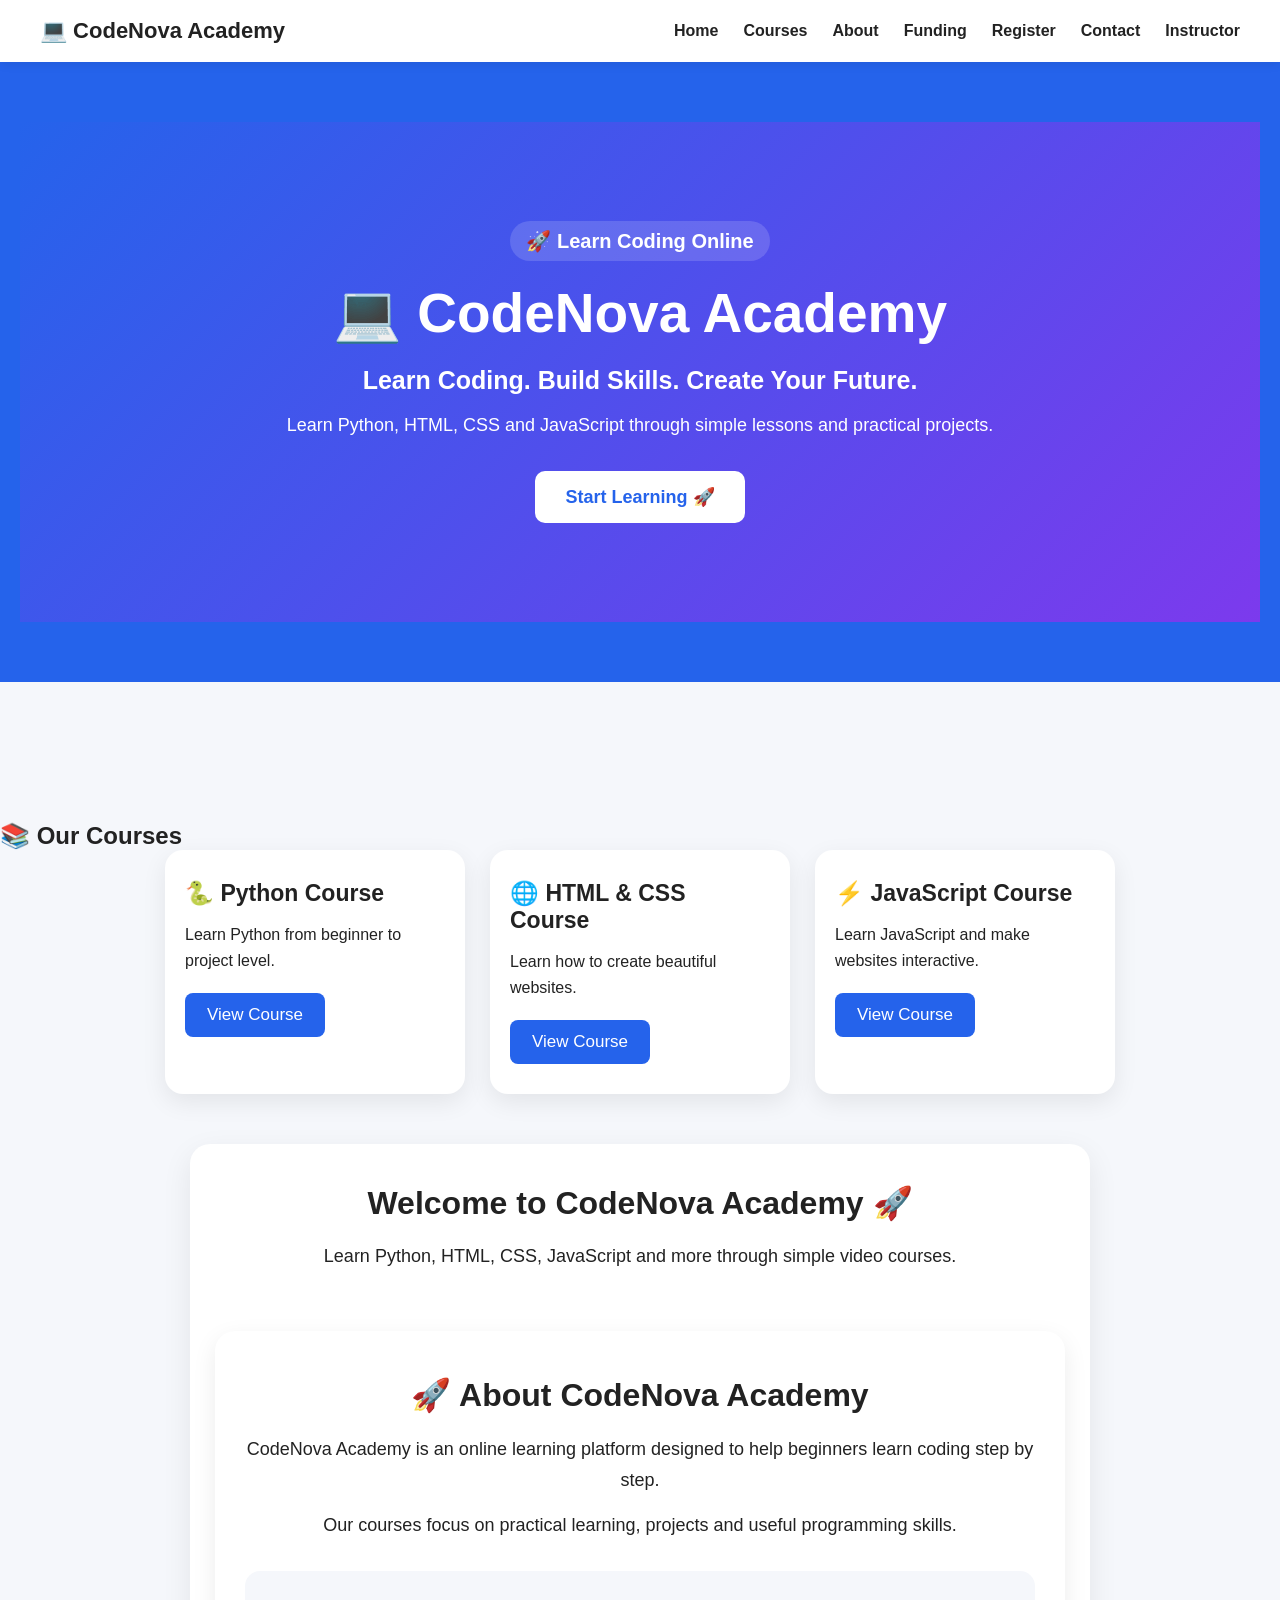
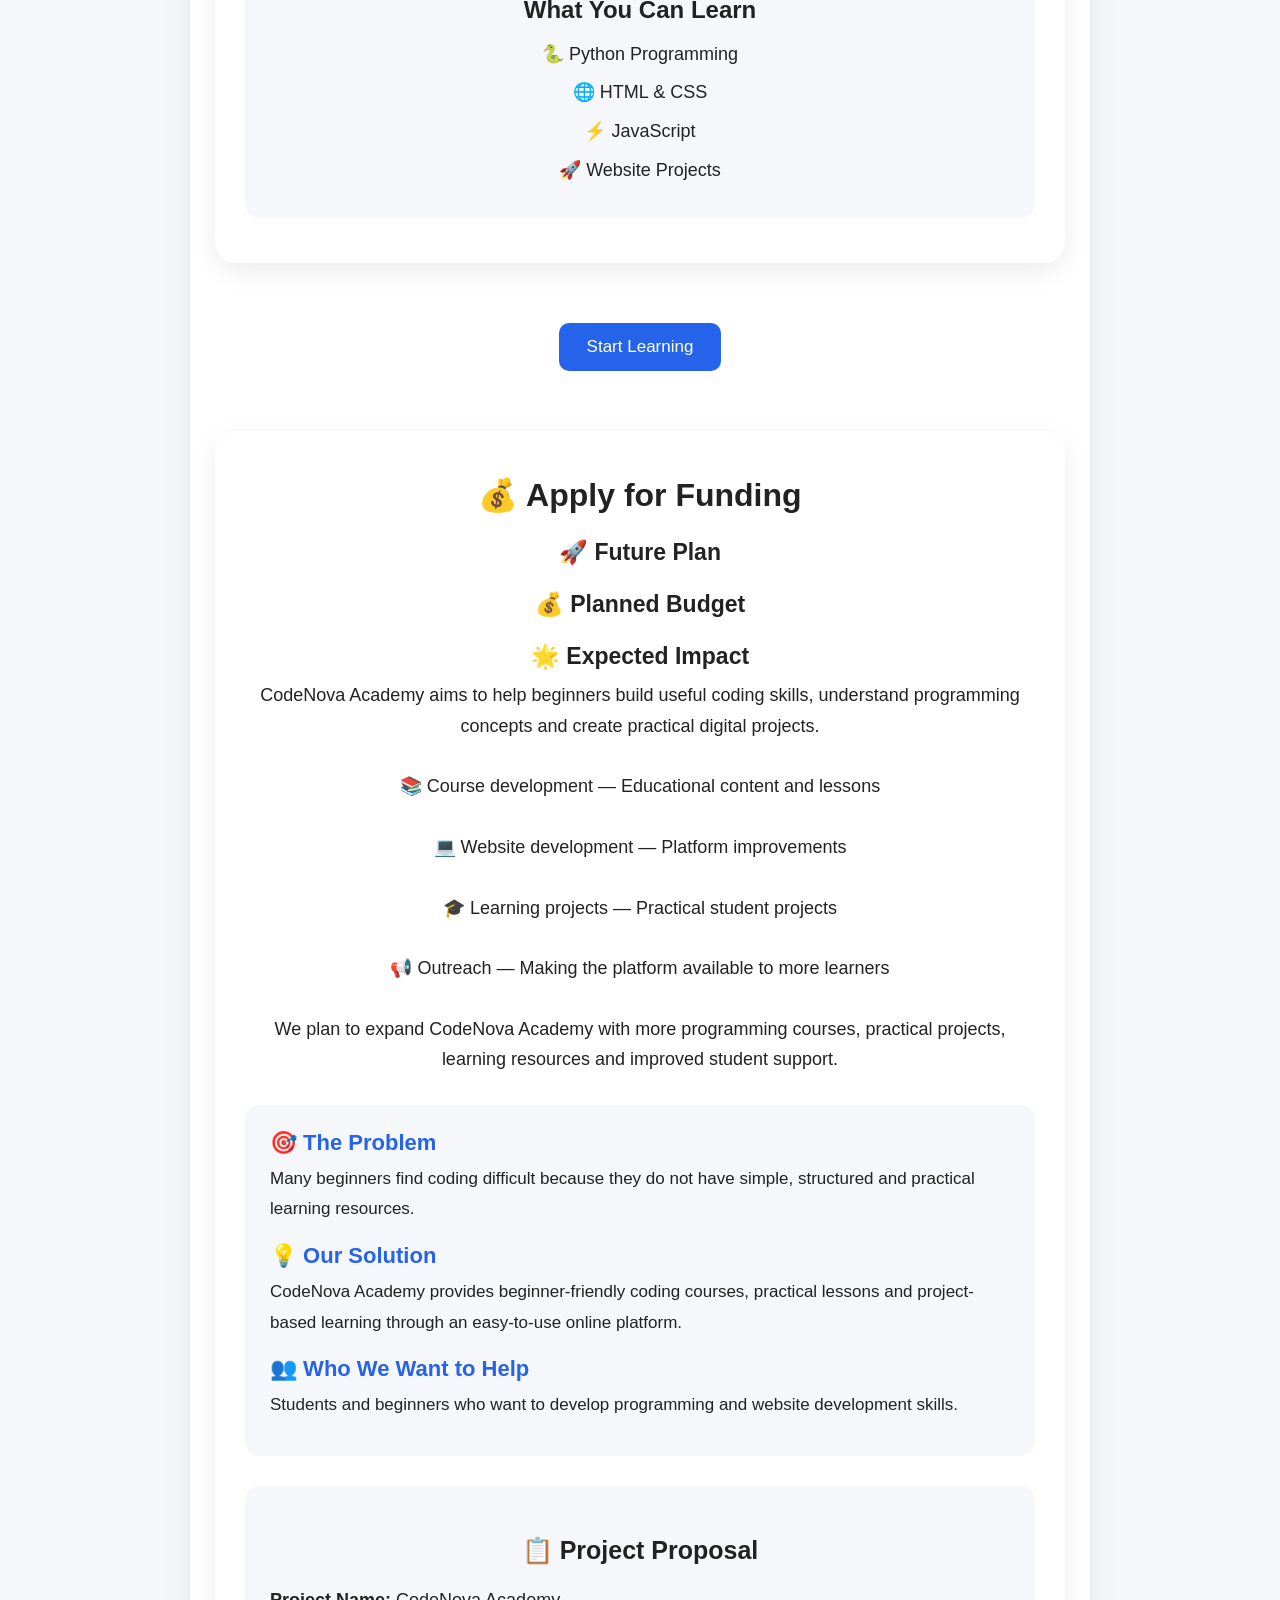
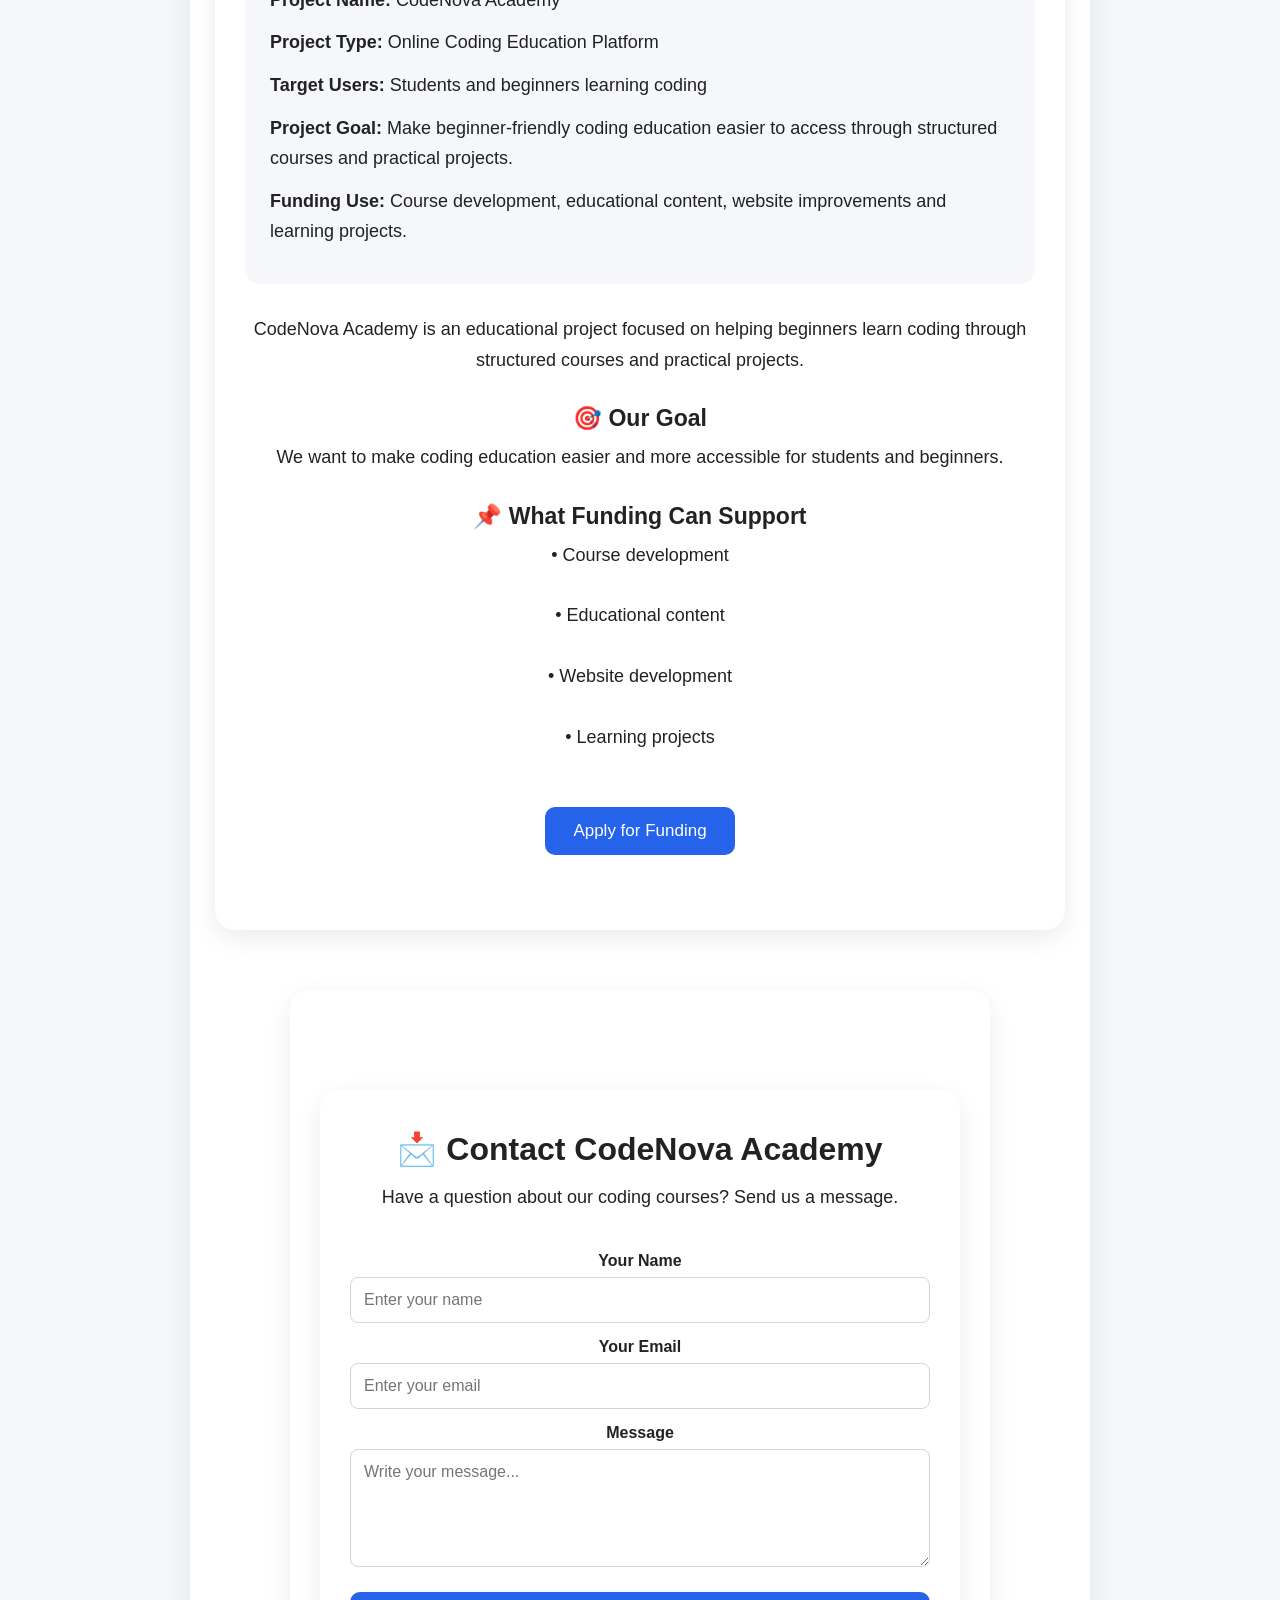
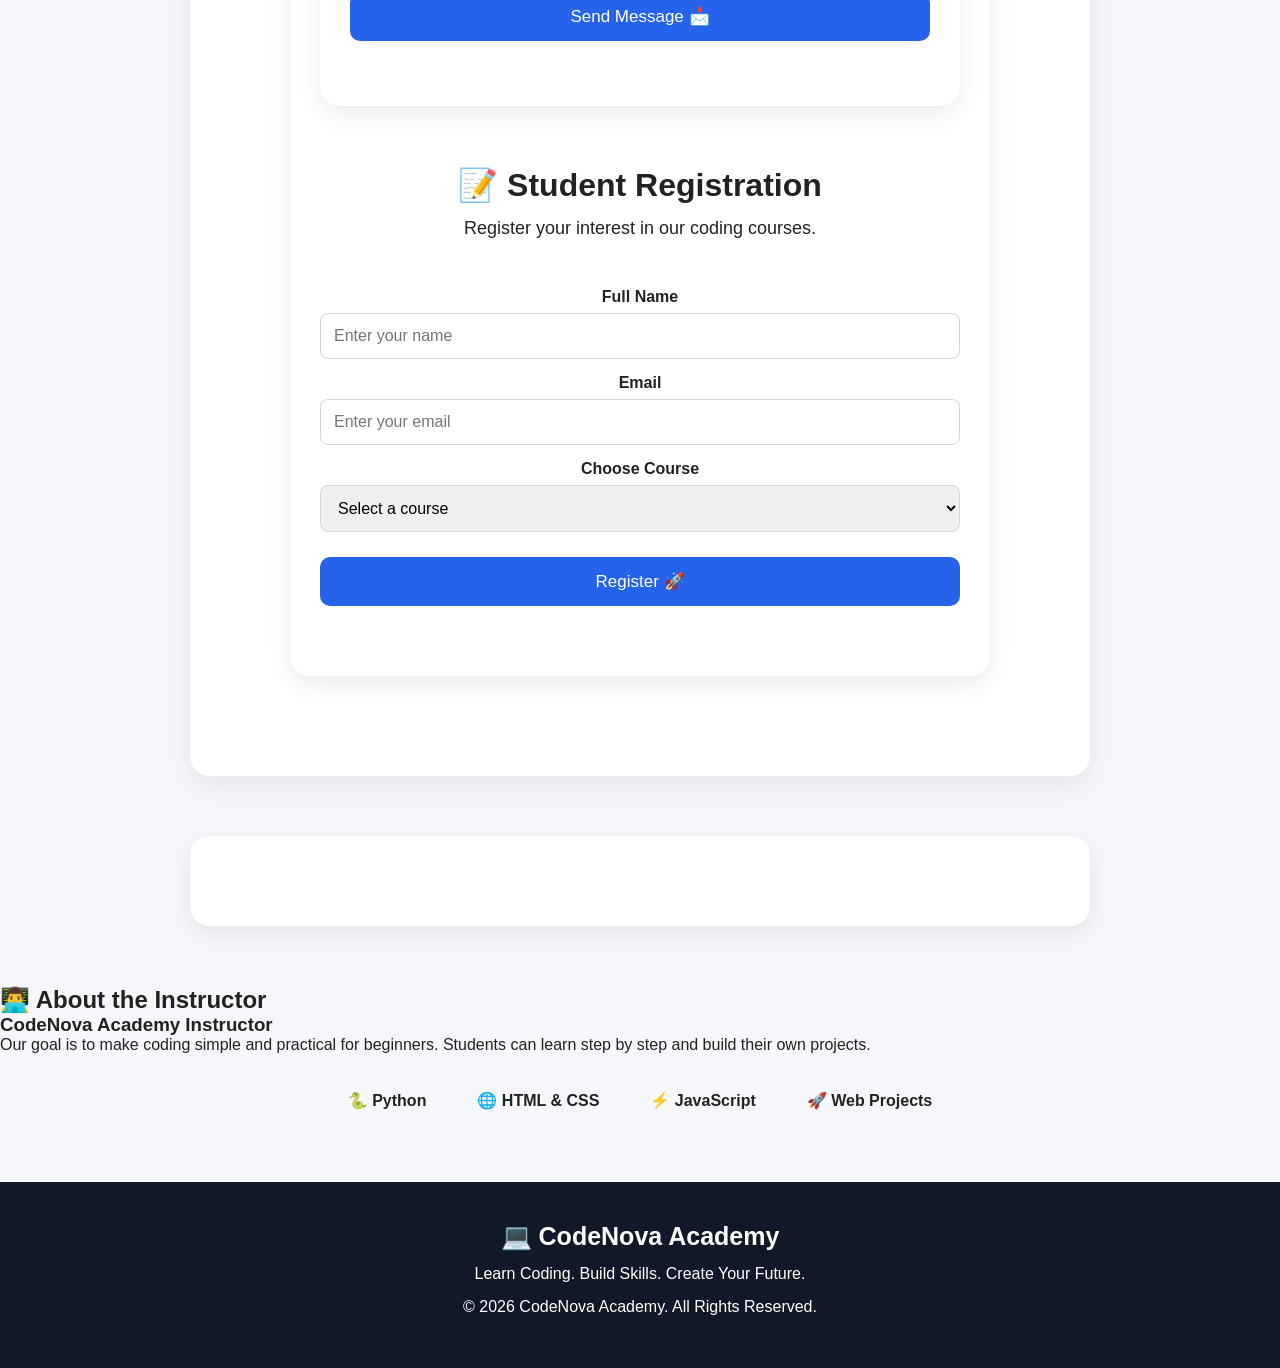
<file: index.html>
<!DOCTYPE html>
<html lang="en">
<head>
    <meta charset="UTF-8">
    <meta name="viewport" content="width=device-width, initial-scale=1.0">

    <title>CodeNova Academy</title>

    <link rel="stylesheet" href="style.css">
</head>
<nav class="navbar">
    <div class="logo">💻 CodeNova Academy</div>

    <div class="nav-links">
        <a href="index.html">Home</a>
        <a href="#courses">Courses</a>
        <a href="#about">About</a>
        <a href="#funding">Funding</a>
        <a href="#registration">Register</a>
        <a href="#contact">Contact</a>
        <a href="#instructor">Instructor</a>
    </div>
</nav>
<body>

    <header>
        <header class="hero">
    <div class="hero-content">

        <p class="hero-badge">🚀 Learn Coding Online</p>

        <h1>💻 CodeNova Academy</h1>

        <p class="hero-title">
            Learn Coding. Build Skills. Create Your Future.
        </p>

        <p class="hero-text">
            Learn Python, HTML, CSS and JavaScript
            through simple lessons and practical projects.
        </p>

        <a href="#courses">
            <button>Start Learning 🚀</button>
        </a>

    </div>
</header>
    </header>
<section class="courses" id="courses"></section>
    <h2>📚 Our Courses</h2>

    <div class="course-container">

  <div class="course-card">
    <h3>🐍 Python Course</h3>
    <p>Learn Python from beginner to project level.</p>

    <a href="python.html">
        <button>View Course</button>
    </a>
</div>
<div class="course-card">
    <h3>🌐 HTML & CSS Course</h3>
    <p>Learn how to create beautiful websites.</p>

    <a href="html-css.html">
        <button>View Course</button>
    </a>
</div>

  <div class="course-card">
    <h3>⚡ JavaScript Course</h3>
    <p>Learn JavaScript and make websites interactive.</p>

    <a href="javascript.html">
        <button>View Course</button>
    </a>
</div>

    </div>
</section>
    <main>
        <h2>Welcome to CodeNova Academy 🚀</h2>

        <p>
            Learn Python, HTML, CSS, JavaScript and more
            through simple video courses.
        </p>
<section class="about" id="about">

    <h2>🚀 About CodeNova Academy</h2>

    <p>
        CodeNova Academy is an online learning platform
        designed to help beginners learn coding step by step.
    </p>

    <p>
        Our courses focus on practical learning, projects
        and useful programming skills.
    </p>

    <div class="about-box">
        <h3>What You Can Learn</h3>

        <p>🐍 Python Programming</p>
        <p>🌐 HTML & CSS</p>
        <p>⚡ JavaScript</p>
        <p>🚀 Website Projects</p>
    </div>

</section>
        <button>Start Learning</button>
        <section class="funding" id="funding">

    <h2>💰 Apply for Funding</h2>
        <h3>🚀 Future Plan</h3>
        <h3>💰 Planned Budget</h3>
        <h3>🌟 Expected Impact</h3>

<p>
    CodeNova Academy aims to help beginners build useful coding skills,
    understand programming concepts and create practical digital projects.
</p>

<p>📚 Course development — Educational content and lessons</p>
<p>💻 Website development — Platform improvements</p>
<p>🎓 Learning projects — Practical student projects</p>
<p>📢 Outreach — Making the platform available to more learners</p>
    <p>
        We plan to expand CodeNova Academy with more programming courses,
        practical projects, learning resources and improved student support.
    </p>
    <div class="funding-intro">
    <h3>🎯 The Problem</h3>
    <p>
        Many beginners find coding difficult because they do not have
        simple, structured and practical learning resources.
    </p>

    <h3>💡 Our Solution</h3>
    <p>
        CodeNova Academy provides beginner-friendly coding courses,
        practical lessons and project-based learning through an
        easy-to-use online platform.
    </p>

    <h3>👥 Who We Want to Help</h3>
    <p>
        Students and beginners who want to develop programming and
        website development skills.
    </p>
</div>
<div class="funding-box">
    <h3>📋 Project Proposal</h3>

    <p><strong>Project Name:</strong> CodeNova Academy</p>

    <p><strong>Project Type:</strong> Online Coding Education Platform</p>

    <p><strong>Target Users:</strong> Students and beginners learning coding</p>

    <p><strong>Project Goal:</strong> Make beginner-friendly coding education
    easier to access through structured courses and practical projects.</p>

    <p><strong>Funding Use:</strong> Course development, educational content,
    website improvements and learning projects.</p>
</div>
    <p>
        CodeNova Academy is an educational project focused on
        helping beginners learn coding through structured courses
        and practical projects.
    </p>

    <h3>🎯 Our Goal</h3>

    <p>
        We want to make coding education easier and more accessible
        for students and beginners.
    </p>

    <h3>📌 What Funding Can Support</h3>

    <p>• Course development</p>
    <p>• Educational content</p>
    <p>• Website development</p>
    <p>• Learning projects</p>

    <button onclick="showFundingMessage()">
        Apply for Funding
    </button>

    <p id="fundingMessage"></p>

</section>
<section class="registration" id="registration">
<section class="contact" id="contact">
    <h2>📩 Contact CodeNova Academy</h2>

    <p>
        Have a question about our coding courses?
        Send us a message.
    </p>

    <form id="contactForm">

        <label for="contactName">Your Name</label>
        <input type="text" id="contactName" placeholder="Enter your name" required>

        <label for="contactEmail">Your Email</label>
        <input type="email" id="contactEmail" placeholder="Enter your email" required>

        <label for="contactMessage">Message</label>
        <textarea id="contactMessage" rows="5"
            placeholder="Write your message..." required></textarea>

        <button type="submit">Send Message 📩</button>

    </form>

    <p id="contactMessageStatus"></p>
</section>
    <h2>📝 Student Registration</h2>

    <p>Register your interest in our coding courses.</p>

    <form id="registrationForm">

        <label for="studentName">Full Name</label>
        <input type="text" id="studentName" placeholder="Enter your name" required>

        <label for="studentEmail">Email</label>
        <input type="email" id="studentEmail" placeholder="Enter your email" required>

        <label for="courseSelect">Choose Course</label>

        <select id="courseSelect" required>
            <option value="">Select a course</option>
            <option value="Python">Python Course</option>
            <option value="HTML CSS">HTML & CSS Course</option>
            <option value="JavaScript">JavaScript Course</option>
        </select>

        <button type="submit">Register 🚀</button>

    </form>

    <p id="registrationMessage"></p>

</section>
</main>  
<section class="instructor" id="instructor"></section>
    <h2>👨‍💻 About the Instructor</h2>

    <h3>CodeNova Academy Instructor</h3>

    <p>
        Our goal is to make coding simple and practical for beginners.
        Students can learn step by step and build their own projects.
    </p>

    <div class="instructor-box">
        <p>🐍 Python</p>
        <p>🌐 HTML & CSS</p>
        <p>⚡ JavaScript</p>
        <p>🚀 Web Projects</p>
    </div>
</section>
<script src="script.js"></script>
<footer class="footer">
    <h3>💻 CodeNova Academy</h3>

    <p>Learn Coding. Build Skills. Create Your Future.</p>

    <p>© 2026 CodeNova Academy. All Rights Reserved.</p>
</footer>
</body>

</html>
</file>
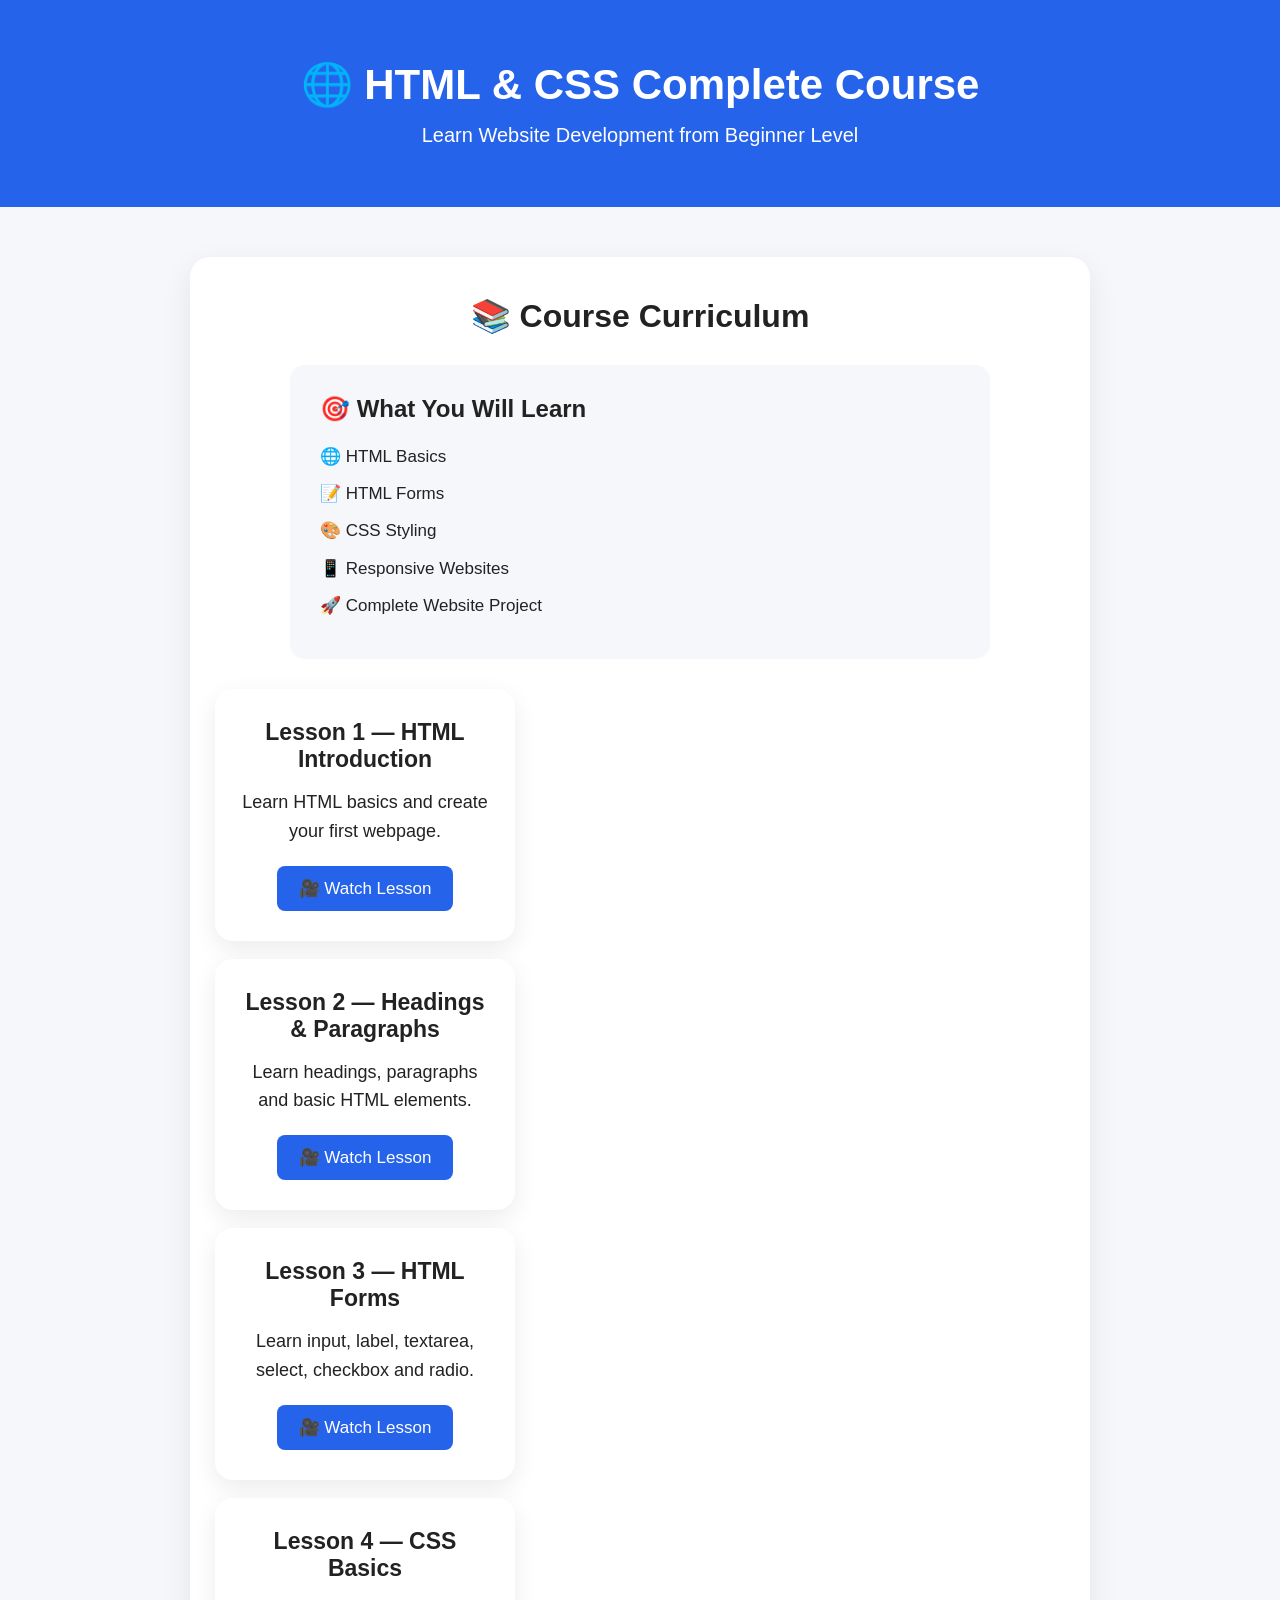
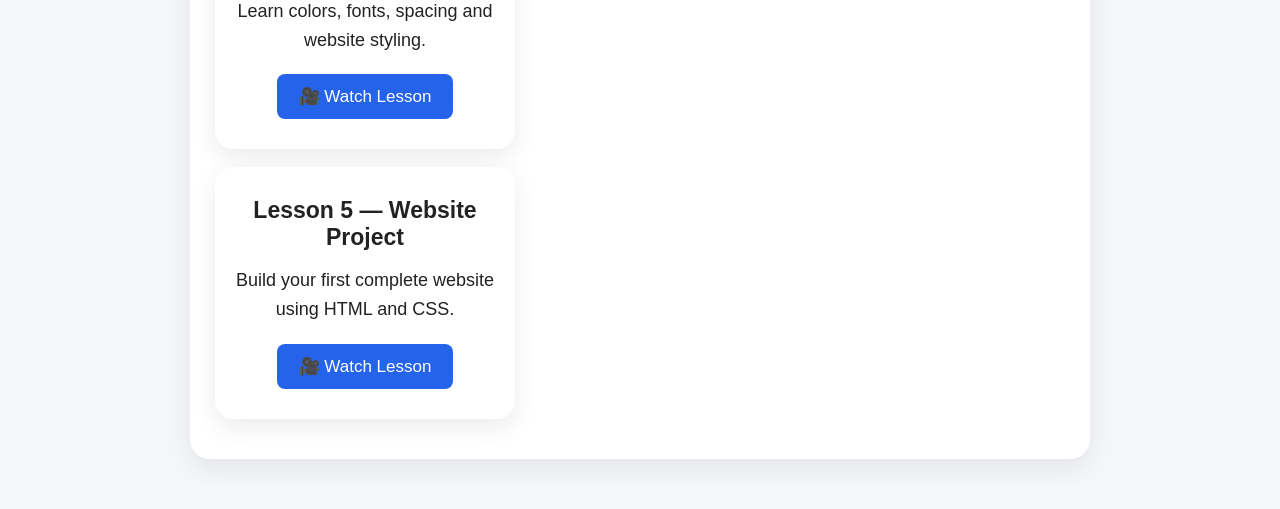
<file: html-css.html>
<!DOCTYPE html>
<html lang="en">
<head>
    <meta charset="UTF-8">
    <meta name="viewport" content="width=device-width, initial-scale=1.0">

    <title>HTML & CSS Course - CodeNova Academy</title>

    <link rel="stylesheet" href="style.css">
</head>

<body>

    <header>
        <h1>🌐 HTML & CSS Complete Course</h1>
        <p>Learn Website Development from Beginner Level</p>
    </header>

    <main>
        <h2>📚 Course Curriculum</h2>
<div class="course-info">
    <h3>🎯 What You Will Learn</h3>

    <p>🌐 HTML Basics</p>
    <p>📝 HTML Forms</p>
    <p>🎨 CSS Styling</p>
    <p>📱 Responsive Websites</p>
    <p>🚀 Complete Website Project</p>
</div>
        <div class="course-card">
            <h3>Lesson 1 — HTML Introduction</h3>
            <p>Learn HTML basics and create your first webpage.</p>
            <button>🎥 Watch Lesson</button>
        </div>

        <br>

        <div class="course-card">
            <h3>Lesson 2 — Headings & Paragraphs</h3>
            <p>Learn headings, paragraphs and basic HTML elements.</p>
            <button>🎥 Watch Lesson</button>
        </div>

        <br>

        <div class="course-card">
            <h3>Lesson 3 — HTML Forms</h3>
            <p>Learn input, label, textarea, select, checkbox and radio.</p>
            <button>🎥 Watch Lesson</button>
        </div>

        <br>

        <div class="course-card">
            <h3>Lesson 4 — CSS Basics</h3>
            <p>Learn colors, fonts, spacing and website styling.</p>
            <button>🎥 Watch Lesson</button>
        </div>

        <br>

        <div class="course-card">
            <h3>Lesson 5 — Website Project</h3>
            <p>Build your first complete website using HTML and CSS.</p>
            <button>🎥 Watch Lesson</button>
        </div>

    </main>

</body>
</html>
</file>
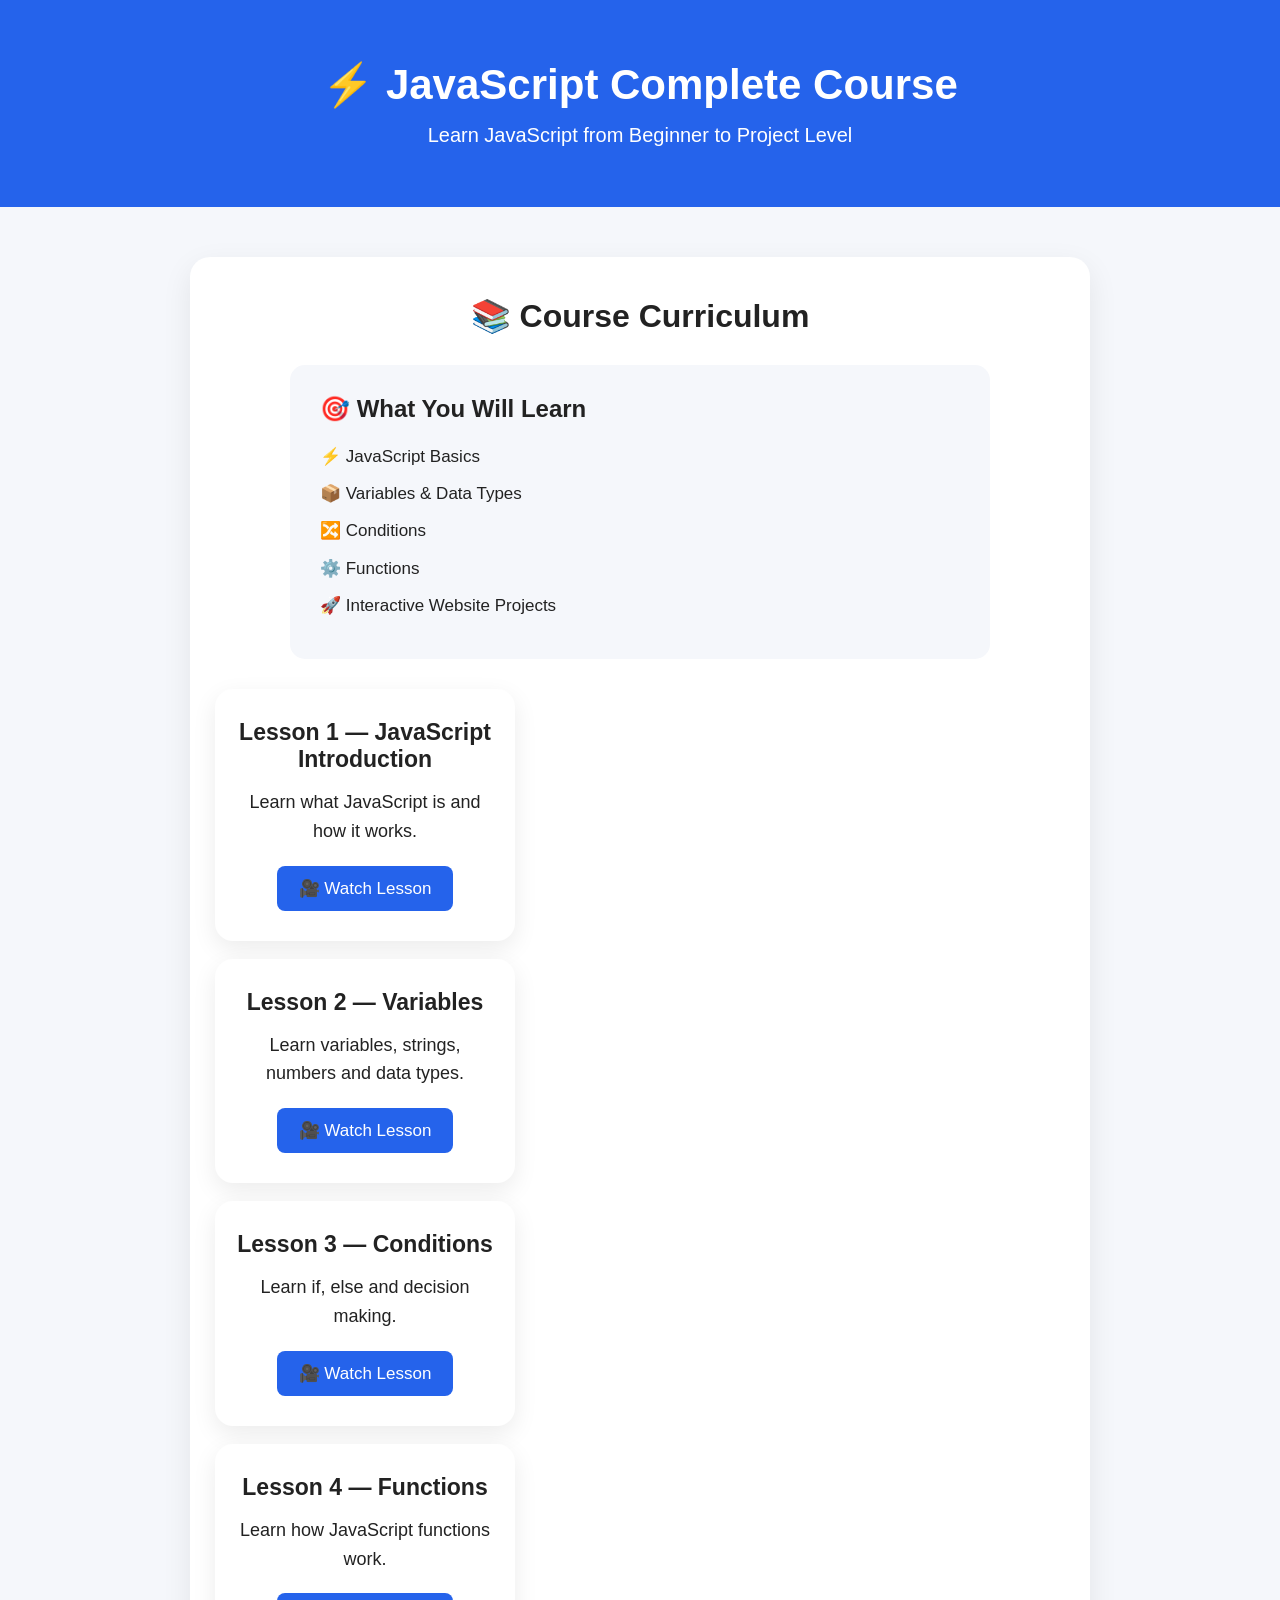
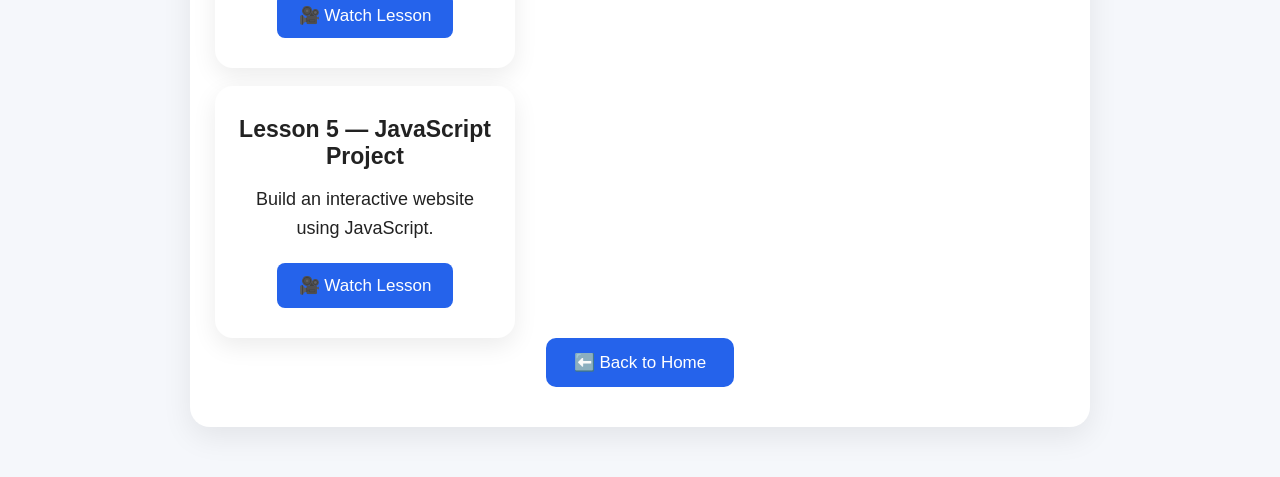
<file: javascript.html>
<!DOCTYPE html>
<html lang="en">
<head>
    <meta charset="UTF-8">
    <meta name="viewport" content="width=device-width, initial-scale=1.0">

    <title>JavaScript Course - CodeNova Academy</title>

    <link rel="stylesheet" href="style.css">
</head>

<body>

    <header>
        <h1>⚡ JavaScript Complete Course</h1>
        <p>Learn JavaScript from Beginner to Project Level</p>
    </header>

    <main>
        <h2>📚 Course Curriculum</h2>
<div class="course-info">
    <h3>🎯 What You Will Learn</h3>

    <p>⚡ JavaScript Basics</p>
    <p>📦 Variables & Data Types</p>
    <p>🔀 Conditions</p>
    <p>⚙️ Functions</p>
    <p>🚀 Interactive Website Projects</p>
</div>
        <div class="course-card">
            <h3>Lesson 1 — JavaScript Introduction</h3>
            <p>Learn what JavaScript is and how it works.</p>
            <button>🎥 Watch Lesson</button>
        </div>

        <br>

        <div class="course-card">
            <h3>Lesson 2 — Variables</h3>
            <p>Learn variables, strings, numbers and data types.</p>
            <button>🎥 Watch Lesson</button>
        </div>

        <br>

        <div class="course-card">
            <h3>Lesson 3 — Conditions</h3>
            <p>Learn if, else and decision making.</p>
            <button>🎥 Watch Lesson</button>
        </div>

        <br>

        <div class="course-card">
            <h3>Lesson 4 — Functions</h3>
            <p>Learn how JavaScript functions work.</p>
            <button>🎥 Watch Lesson</button>
        </div>

        <br>

        <div class="course-card">
            <h3>Lesson 5 — JavaScript Project</h3>
            <p>Build an interactive website using JavaScript.</p>
            <button>🎥 Watch Lesson</button>
        </div>
        <a href="index.html">
            <button>⬅️ Back to Home</button>
        </a>
    </main>

</body>
</html>
</file>
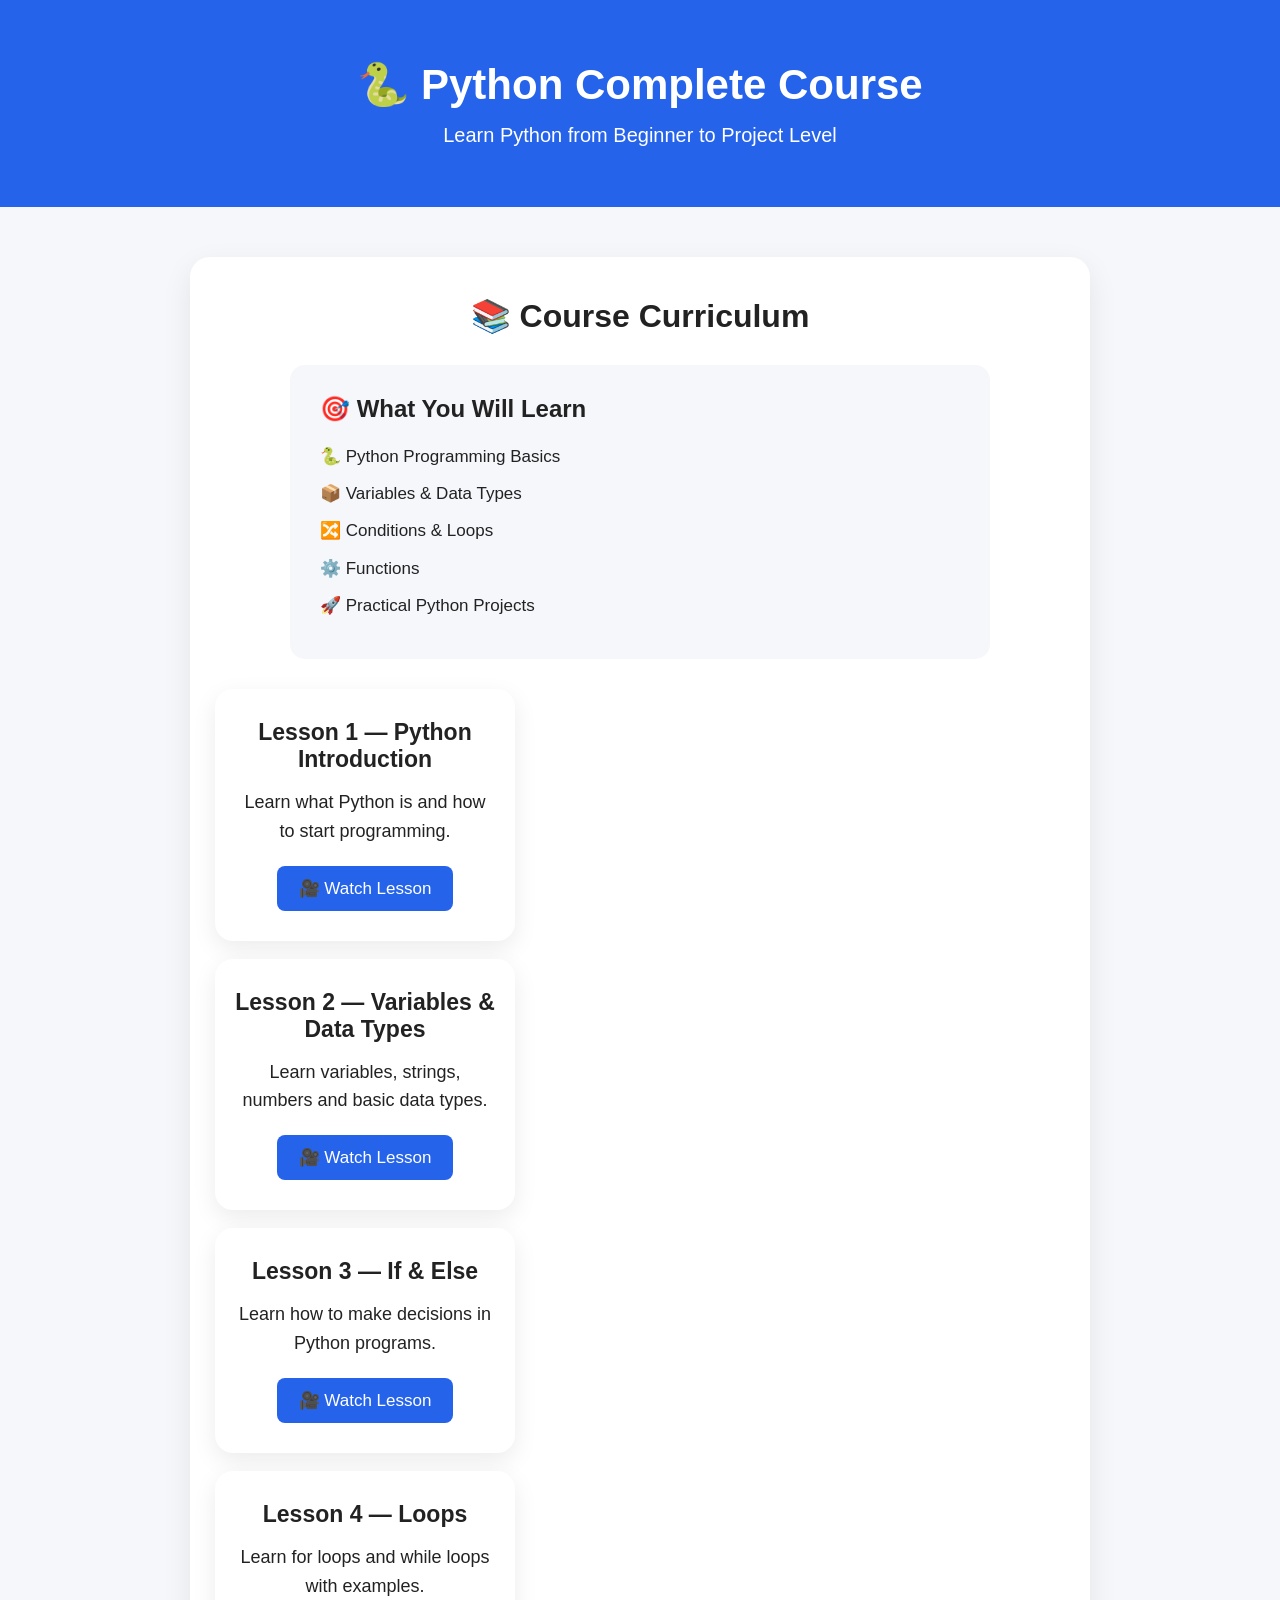
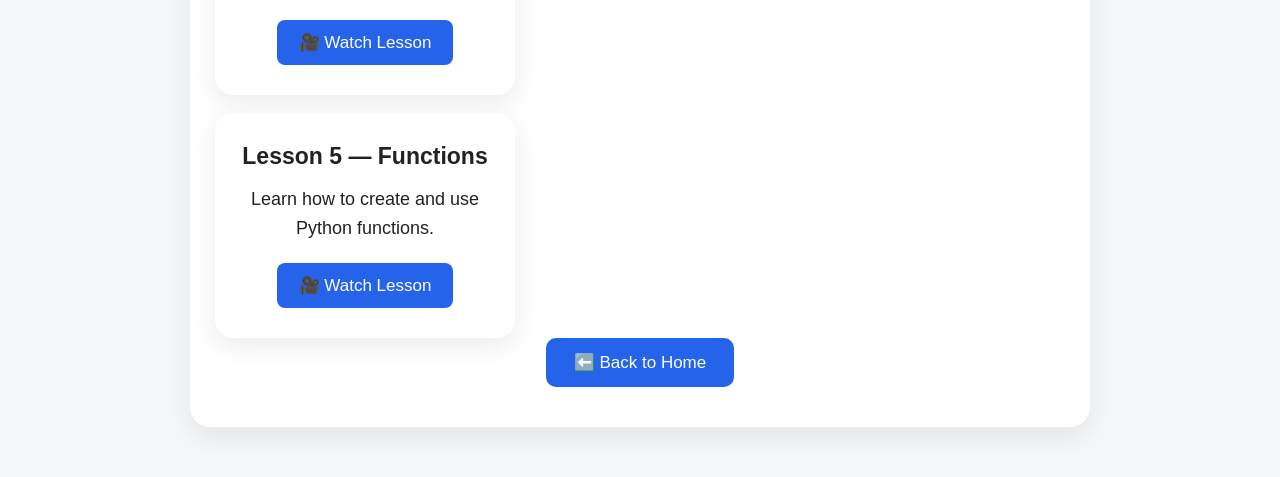
<file: python.html>
<!DOCTYPE html>
<html lang="en">
<head>
    <meta charset="UTF-8">
    <meta name="viewport" content="width=device-width, initial-scale=1.0">

    <title>Python Course - CodeNova Academy</title>

    <link rel="stylesheet" href="style.css">
</head>

<body>

    <header>
        <h1>🐍 Python Complete Course</h1>
        <p>Learn Python from Beginner to Project Level</p>
    </header>

    <main>
        <h2>📚 Course Curriculum</h2>
<div class="course-info">
    <h3>🎯 What You Will Learn</h3>

    <p>🐍 Python Programming Basics</p>
    <p>📦 Variables & Data Types</p>
    <p>🔀 Conditions & Loops</p>
    <p>⚙️ Functions</p>
    <p>🚀 Practical Python Projects</p>
</div>
        <div class="course-card">
            <h3>Lesson 1 — Python Introduction</h3>
            <p>Learn what Python is and how to start programming.</p>
            <button>🎥 Watch Lesson</button>
        </div>

        <br>

        <div class="course-card">
            <h3>Lesson 2 — Variables & Data Types</h3>
            <p>Learn variables, strings, numbers and basic data types.</p>
            <button>🎥 Watch Lesson</button>
        </div>

        <br>

        <div class="course-card">
            <h3>Lesson 3 — If & Else</h3>
            <p>Learn how to make decisions in Python programs.</p>
            <button>🎥 Watch Lesson</button>
        </div>

        <br>

        <div class="course-card">
            <h3>Lesson 4 — Loops</h3>
            <p>Learn for loops and while loops with examples.</p>
            <button>🎥 Watch Lesson</button>
        </div>

        <br>

        <div class="course-card">
            <h3>Lesson 5 — Functions</h3>
            <p>Learn how to create and use Python functions.</p>
            <button>🎥 Watch Lesson</button>
        </div>
<a href="index.html">
    <button>⬅️ Back to Home</button>
</a>
    </main>

</body>
</html>
</file>
<file: style.css>
* {
    margin: 0;
    padding: 0;
    box-sizing: border-box;
}

body {
    font-family: Arial, sans-serif;
    background: #f5f7fb;
    color: #222;
}

header {
    background: #2563eb;
    color: white;
    text-align: center;
    padding: 60px 20px;
}

header h1 {
    font-size: 42px;
    margin-bottom: 15px;
}

header p {
    font-size: 20px;
}

main {
    max-width: 900px;
    margin: 50px auto;
    padding: 40px 25px;
    text-align: center;
    background: white;
    border-radius: 20px;
    box-shadow: 0 10px 30px rgba(0,0,0,0.08);
}

main h2 {
    font-size: 32px;
    margin-bottom: 20px;
}

main p {
    font-size: 18px;
    line-height: 1.6;
    margin-bottom: 30px;
}

button {
    border: none;
    background: #2563eb;
    color: white;
    padding: 14px 28px;
    border-radius: 10px;
    font-size: 17px;
    cursor: pointer;
}

button:hover {
    background: #1d4ed8;
}.courses {
    max-width: 1100px;
    margin: 50px auto;
    padding: 20px;
    text-align: center;
}

.courses h2 {
    font-size: 35px;
    margin-bottom: 30px;
}

.course-container {
    display: flex;
    gap: 25px;
    justify-content: center;
    flex-wrap: wrap;
}

.course-card {
    background: white;
    width: 300px;
    padding: 30px 20px;
    border-radius: 18px;
    box-shadow: 0 8px 25px rgba(0, 0, 0, 0.08);
}

.course-card h3 {
    font-size: 23px;
    margin-bottom: 15px;
}

.course-card p {
    line-height: 1.6;
    margin-bottom: 20px;
}

.course-card button {
    background: #2563eb;
    color: white;
    border: none;
    padding: 12px 22px;
    border-radius: 8px;
    cursor: pointer;
}

.course-card button:hover {
    background: #1d4ed8;
}.navbar {
    display: flex;
    justify-content: space-between;
    align-items: center;
    padding: 18px 40px;
    background: white;
    box-shadow: 0 2px 10px rgba(0, 0, 0, 0.08);
    position: sticky;
    top: 0;
    z-index: 1000;
}

.logo {
    font-size: 22px;
    font-weight: bold;
}

.nav-links {
    display: flex;
    gap: 25px;
}

.nav-links a {
    text-decoration: none;
    color: #222;
    font-weight: bold;
}

.nav-links a:hover {
    color: #2563eb;
}.about {
    max-width: 900px;
    margin: 60px auto;
    padding: 45px 30px;
    text-align: center;
    background: white;
    border-radius: 20px;
    box-shadow: 0 8px 25px rgba(0, 0, 0, 0.08);
}

.about h2 {
    font-size: 32px;
    margin-bottom: 20px;
}

.about p {
    font-size: 18px;
    line-height: 1.7;
    margin-bottom: 15px;
}

.about-box {
    margin-top: 30px;
    padding: 25px;
    background: #f5f7fb;
    border-radius: 15px;
}

.about-box h3 {
    font-size: 24px;
    margin-bottom: 15px;
}

.about-box p {
    margin: 8px 0;
}.funding {
    max-width: 900px;
    margin: 60px auto;
    padding: 45px 30px;
    text-align: center;
    background: white;
    border-radius: 20px;
    box-shadow: 0 8px 25px rgba(0, 0, 0, 0.08);
}

.funding h2 {
    font-size: 32px;
    margin-bottom: 20px;
}

.funding h3 {
    font-size: 23px;
    margin-top: 25px;
    margin-bottom: 10px;
}

.funding p {
    font-size: 18px;
    line-height: 1.7;
}

.funding button {
    margin-top: 25px;
}.footer {
    margin-top: 60px;
    padding: 40px 20px;
    text-align: center;
    background: #111827;
    color: white;
}

.footer h3 {
    font-size: 25px;
    margin-bottom: 10px;
}

.footer p {
    margin: 8px 0;
    line-height: 1.6;
}.hero {
    min-height: 500px;
    display: flex;
    justify-content: center;
    align-items: center;
    text-align: center;
    padding: 60px 20px;
    background: linear-gradient(135deg, #2563eb, #7c3aed);
    color: white;
}

.hero-content {
    max-width: 800px;
}

.hero-badge {
    display: inline-block;
    padding: 8px 16px;
    border-radius: 20px;
    background: rgba(255, 255, 255, 0.15);
    margin-bottom: 20px;
    font-weight: bold;
}

.hero h1 {
    font-size: 55px;
    margin-bottom: 20px;
}

.hero-title {
    font-size: 25px;
    font-weight: bold;
    margin-bottom: 15px;
}

.hero-text {
    font-size: 18px;
    line-height: 1.7;
    margin-bottom: 30px;
}

.hero button {
    background: white;
    color: #2563eb;
    border: none;
    padding: 15px 30px;
    border-radius: 10px;
    font-size: 18px;
    font-weight: bold;
    cursor: pointer;
}

.hero button:hover {
    transform: translateY(-2px);
}.registration {
    max-width: 700px;
    margin: 60px auto;
    padding: 40px 30px;
    background: white;
    border-radius: 20px;
    box-shadow: 0 8px 25px rgba(0, 0, 0, 0.08);
}

.registration h2 {
    text-align: center;
    font-size: 32px;
    margin-bottom: 10px;
}

.registration > p {
    text-align: center;
    margin-bottom: 30px;
    line-height: 1.6;
}

.registration form {
    display: flex;
    flex-direction: column;
}

.registration label {
    margin-top: 15px;
    margin-bottom: 7px;
    font-weight: bold;
}

.registration input,
.registration select {
    padding: 13px;
    border: 1px solid #d1d5db;
    border-radius: 8px;
    font-size: 16px;
}

.registration button {
    margin-top: 25px;
}

#registrationMessage {
    margin-top: 20px;
    text-align: center;
    font-weight: bold;
}@media (max-width: 700px) {
.contact {
    margin: 30px 15px;
    padding: 30px 20px;
}

.contact h2 {
    font-size: 27px;
}

.contact input,
.contact textarea {
    width: 100%;
}
    .navbar {
        flex-direction: column;
        gap: 15px;
        padding: 18px 15px;
    }

    .nav-links {
        flex-wrap: wrap;
        justify-content: center;
        gap: 15px;
    }

    .hero {
        padding: 50px 15px;
    }

    .hero h1 {
        font-size: 38px;
    }

    .hero-title {
        font-size: 21px;
    }

    .hero-text {
        font-size: 16px;
    }

    main {
        margin: 30px 15px;
    }

    .course-card {
        width: 100%;
    }

    .about,
    .funding,
    .registration {
        margin: 30px 15px;
        padding: 30px 20px;
    }

}.course-info {
    max-width: 700px;
    margin: 30px auto;
    padding: 30px;
    background: #f5f7fb;
    border-radius: 15px;
    text-align: left;
}

.course-info h3 {
    font-size: 24px;
    margin-bottom: 20px;
}

.course-info p {
    margin: 10px 0;
    font-size: 17px;
}.contact {
    max-width: 700px;
    margin: 60px auto;
    padding: 40px 30px;
    background: white;
    border-radius: 20px;
    box-shadow: 0 8px 25px rgba(0, 0, 0, 0.08);
}

.contact h2 {
    text-align: center;
    font-size: 32px;
    margin-bottom: 15px;
}

.contact > p {
    text-align: center;
    line-height: 1.6;
    margin-bottom: 25px;
}

.contact form {
    display: flex;
    flex-direction: column;
}

.contact label {
    margin-top: 15px;
    margin-bottom: 7px;
    font-weight: bold;
}

.contact input,
.contact textarea {
    padding: 13px;
    border: 1px solid #d1d5db;
    border-radius: 8px;
    font-size: 16px;
    font-family: Arial, sans-serif;
}

.contact button {
    margin-top: 25px;
}

#contactMessageStatus {
    margin-top: 20px;
    text-align: center;
    font-weight: bold;
}/* Professional Design */

html {
    scroll-behavior: smooth;
}

section {
    scroll-margin-top: 80px;
}

.course-card {
    transition: transform 0.3s ease, box-shadow 0.3s ease;
}

.course-card:hover {
    transform: translateY(-8px);
    box-shadow: 0 15px 30px rgba(0, 0, 0, 0.12);
}

button {
    transition: transform 0.2s ease, background 0.2s ease;
}

button:hover {
    transform: translateY(-2px);
}

.nav-links a {
    transition: color 0.2s ease;
}.funding-box {
    margin: 30px 0;
    padding: 25px;
    background: #f5f7fb;
    border-radius: 15px;
    text-align: left;
}

.funding-box h3 {
    text-align: center;
    font-size: 25px;
    margin-bottom: 20px;
}

.funding-box p {
    margin-bottom: 15px;
    line-height: 1.7;
}.instructor {
    max-width: 900px;
    margin: 60px auto;
    padding: 45px 30px;
    text-align: center;
    background: white;
    border-radius: 20px;
    box-shadow: 0 8px 25px rgba(0, 0, 0, 0.08);
}

.instructor h2 {
    font-size: 32px;
    margin-bottom: 15px;
}

.instructor h3 {
    font-size: 24px;
    margin-bottom: 15px;
}

.instructor > p {
    font-size: 18px;
    line-height: 1.7;
}

.instructor-box {
    display: flex;
    justify-content: center;
    gap: 15px;
    flex-wrap: wrap;
    margin-top: 25px;
}

.instructor-box p {
    padding: 12px 18px;
    background: #f5f7fb;
    border-radius: 10px;
    font-weight: bold;
}.funding-intro {
    margin-bottom: 30px;
    padding: 25px;
    background: #f5f7fb;
    border-radius: 15px;
    text-align: left;
}

.funding-intro h3 {
    font-size: 22px;
    margin-top: 18px;
    margin-bottom: 8px;
}

.funding-intro h3:first-child {
    margin-top: 0;
}

.funding-intro p {
    font-size: 17px;
    line-height: 1.7;
    margin-bottom: 10px;
}.funding-box p {
    margin-bottom: 12px;
}.funding-intro h3 {
    color: #2563eb;
}

.funding-intro p {
    line-height: 1.8;
}
</file>
